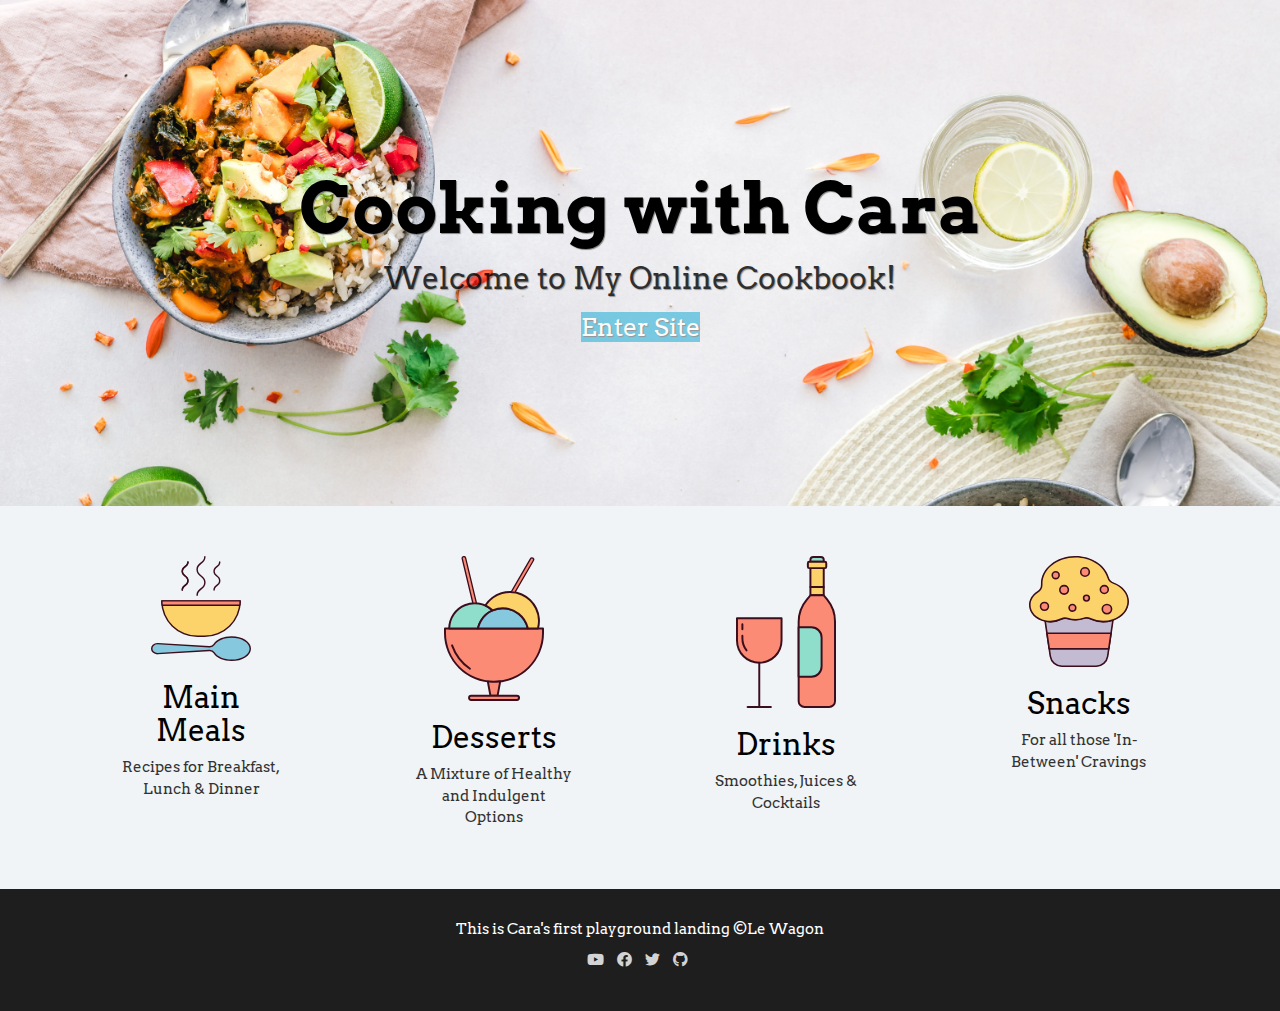
<file: index.html>
<html>
  <head>
    <meta http-equiv="X-UA-Compatible" content="IE=edge">
  <meta name="viewport" content="width=device-width, initial-scale=1">
  <link rel="stylesheet" href="https://maxcdn.bootstrapcdn.com/bootstrap/3.3.7/css/bootstrap.min.css" integrity="sha384-BVYiiSIFeK1dGmJRAkycuHAHRg32OmUcww7on3RYdg4Va+PmSTsz/K68vbdEjh4u" crossorigin="anonymous">
  <link href='style.css' rel='stylesheet'>
    <meta charset="utf-8">
     <link href='style.css' rel='stylesheet'>
        <link href="https://fonts.googleapis.com/css2?family=Arvo:wght@400;700&family=Open+Sans:wght@300;700&display=swap" rel="stylesheet">
          <link rel="stylesheet" href="https://use.fontawesome.com/releases/v5.5.0/css/all.css">
    <title>Cara's Recipe Page</title>
  </head>
  
  <body>
<div id="banner">
  <h1>Cooking with Cara</h1>
    <p>Welcome to My Online Cookbook!</p>
      <p>
      <a href="#" class=btn-info>Enter Site</a>
      </p>
</div>

<div class="container">
  <div class="row">
    <div class="col-xs-12 col-sm-6 col-md-3">
     
<div class="card">
    <img src="images/mainmeals.svg" alt="picture description" width="100">
    <h2>Main Meals</h2>
    <p>Recipes for Breakfast, Lunch & Dinner</p>
</div>

    </div>
    <div class="col-xs-12 col-sm-6 col-md-3">
     <div class="card">
    <img src="images/desserts.svg" alt="picture description" width="100">
    <h2>Desserts</h2>
    <p>A Mixture of Healthy and Indulgent Options</p>
</div>

    </div>
    <div class="col-xs-12 col-sm-6 col-md-3">
    <div class="card">
    <img src="images/drinks.svg" alt="picture description" width="100">
    <h2>Drinks</h2>
    <p>Smoothies, Juices & Cocktails</p>
</div>

    </div>
    <div class="col-xs-12 col-sm-6 col-md-3">
   <div class="card">
    <img src="images/bakedgoods.svg" alt="picture description" width="100">
    <h2>Snacks</h2>
    <p>For all those 'In-Between' Cravings</p>
</div>

    </div>
  </div>
</div>

<div id="footer">  
    <p>This is Cara's first playground landing ©Le Wagon</p>
     <ul class="list-inline">
  <li><a href="#"><i class="fab fa-youtube"></i></a></li>
  <li><a href="#"><i class="fab fa-facebook"></i></a></li>
  <li><a href="#"><i class="fab fa-twitter"></i></a></li>
  <li><a href="#"><i class="fab fa-github"></i></a></li>
</ul>
</div>
  </body>
</html>
</file>
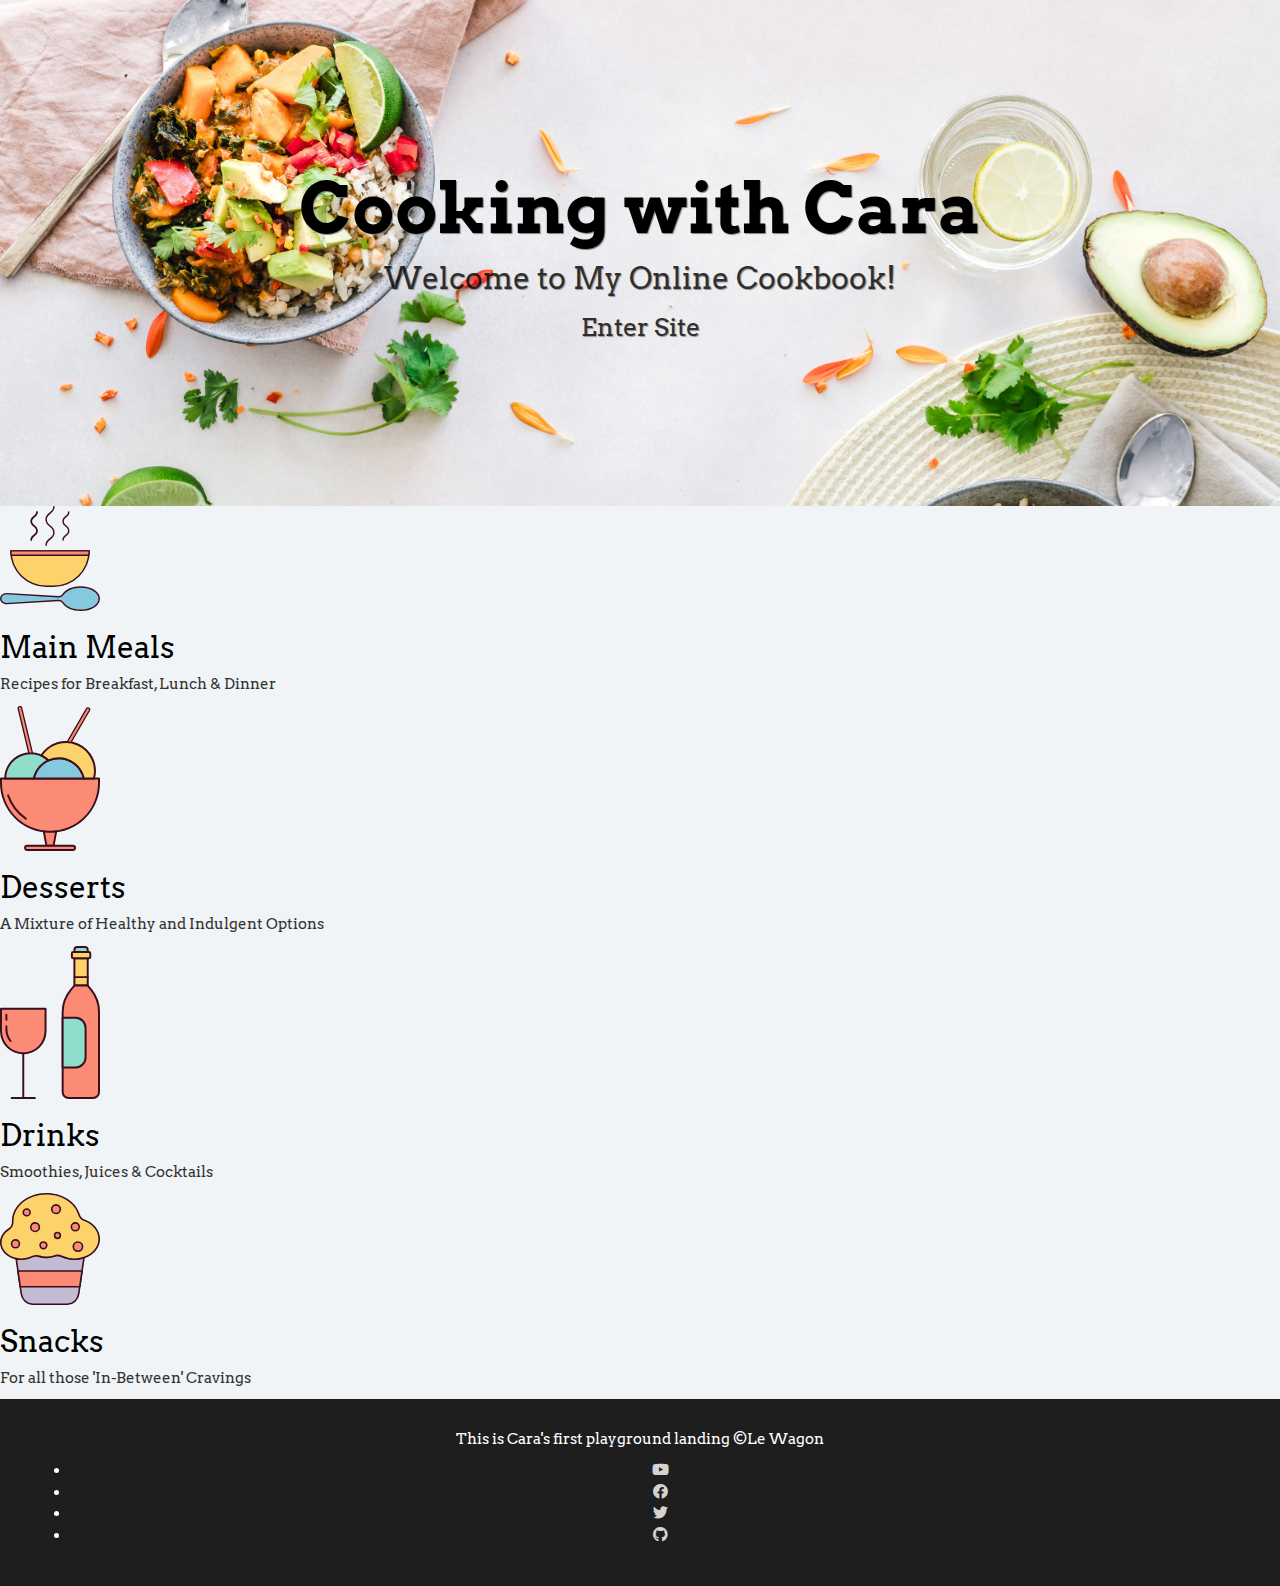
<file: playground.html>
<html>
  <head>
    <meta http-equiv="X-UA-Compatible" content="IE=edge">
  <meta name="viewport" content="width=device-width, initial-scale=1">
  <link rel="stylesheet" href="https://maxcdn.bootstrapcdn.com/bootstrap/3.3.7/css/bootstrap.min.css" integrity="sha384-BVYiiSIFeK1dGmJRAkycuHAHRg32OmUcww7on3RYdg4Va+PmSTsz/K68vbdEjh4u" crossorigin="anonymous">
  <link href='style.css' rel='stylesheet'>
    <meta charset="utf-8">
     <link href='style.css' rel='stylesheet'>
        <link href="https://fonts.googleapis.com/css2?family=Arvo:wght@400;700&family=Open+Sans:wght@300;700&display=swap" rel="stylesheet">
          <link rel="stylesheet" href="https://use.fontawesome.com/releases/v5.5.0/css/all.css">
    <title>Cara's Recipe Page</title>
  </head>
  <body>
<div id="banner">
  <h1>Cooking with Cara</h1>
    <p>Welcome to My Online Cookbook!</p>
      <p>
      <a href="#">Enter Site</a>
      </p>
</div>

<div class="pics">
    <img src="images/mainmeals.svg" alt="picture description" width="100">
    <h2>Main Meals</h2>
    <p>Recipes for Breakfast, Lunch & Dinner</p>
</div>

<div class="pics">
    <img src="images/desserts.svg" alt="picture description" width="100">
    <h2>Desserts</h2>
    <p>A Mixture of Healthy and Indulgent Options</p>
</div>

<div class="pics">
    <img src="images/drinks.svg" alt="picture description" width="100">
    <h2>Drinks</h2>
    <p>Smoothies, Juices & Cocktails</p>
</div>

<div class="pics">
    <img src="images/bakedgoods.svg" alt="picture description" width="100">
    <h2>Snacks</h2>
    <p>For all those 'In-Between' Cravings</p>
</div>

<div id="footer">  
    <p>This is Cara's first playground landing ©Le Wagon</p>
     <ul>
  <li><a href="#"><i class="fab fa-youtube"></i></a></li>
  <li><a href="#"><i class="fab fa-facebook"></i></a></li>
  <li><a href="#"><i class="fab fa-twitter"></i></a></li>
  <li><a href="#"><i class="fab fa-github"></i></a></li>
</ul>
</div>
  </body>
</html>
</file>
<file: style.css>
/*Fonts and Colours*/

body{
  background: rgb(240,244,247);
  color: rgb (240, 240,240);
  font-size: 15px;
  font-family: 'arvo', serif;
}
h1{
  font-family: 'arvo', serif;
  color: black;
  font-weight: bold;
  font-size: 45px;
}
h2 {
  font-family: 'arvo', serif;
  color: black;
  font-weight: lighter;
  font-size: 30px;
}
a {
  text-decoration: none;
  color: black;
  font-size:25px;
}
a:hover {
  text-decoration: none;
  color: white;
}

/*Naming Tags*/

#banner{
  text-align: center;
  background-image: url("images/background.jpg");
  background-size: cover;
  padding: 150px;
  text-shadow: 1px 1px 1px grey;
}
#banner h1 {
  text-align: center;
  color: black;
  font-size: 70px;
}
#banner p {
  text-align: center;
  color: black;
  font-size: 30px;
  font-weight: lighter;
  opacity: 0.8;
}
#footer{
  text-align: center;
  padding: 30px;
  background: rgb(30, 30, 30);
  color: white;
}
.card{
  text-align: center;
  padding: 50px;
  font-weight: lighter;
}

/*Font Awesome CSS*/
#footer a {
  color: lightgrey;
  font-size: 15px;
}
#footer a:hover {
  color: white;
}
</file>
